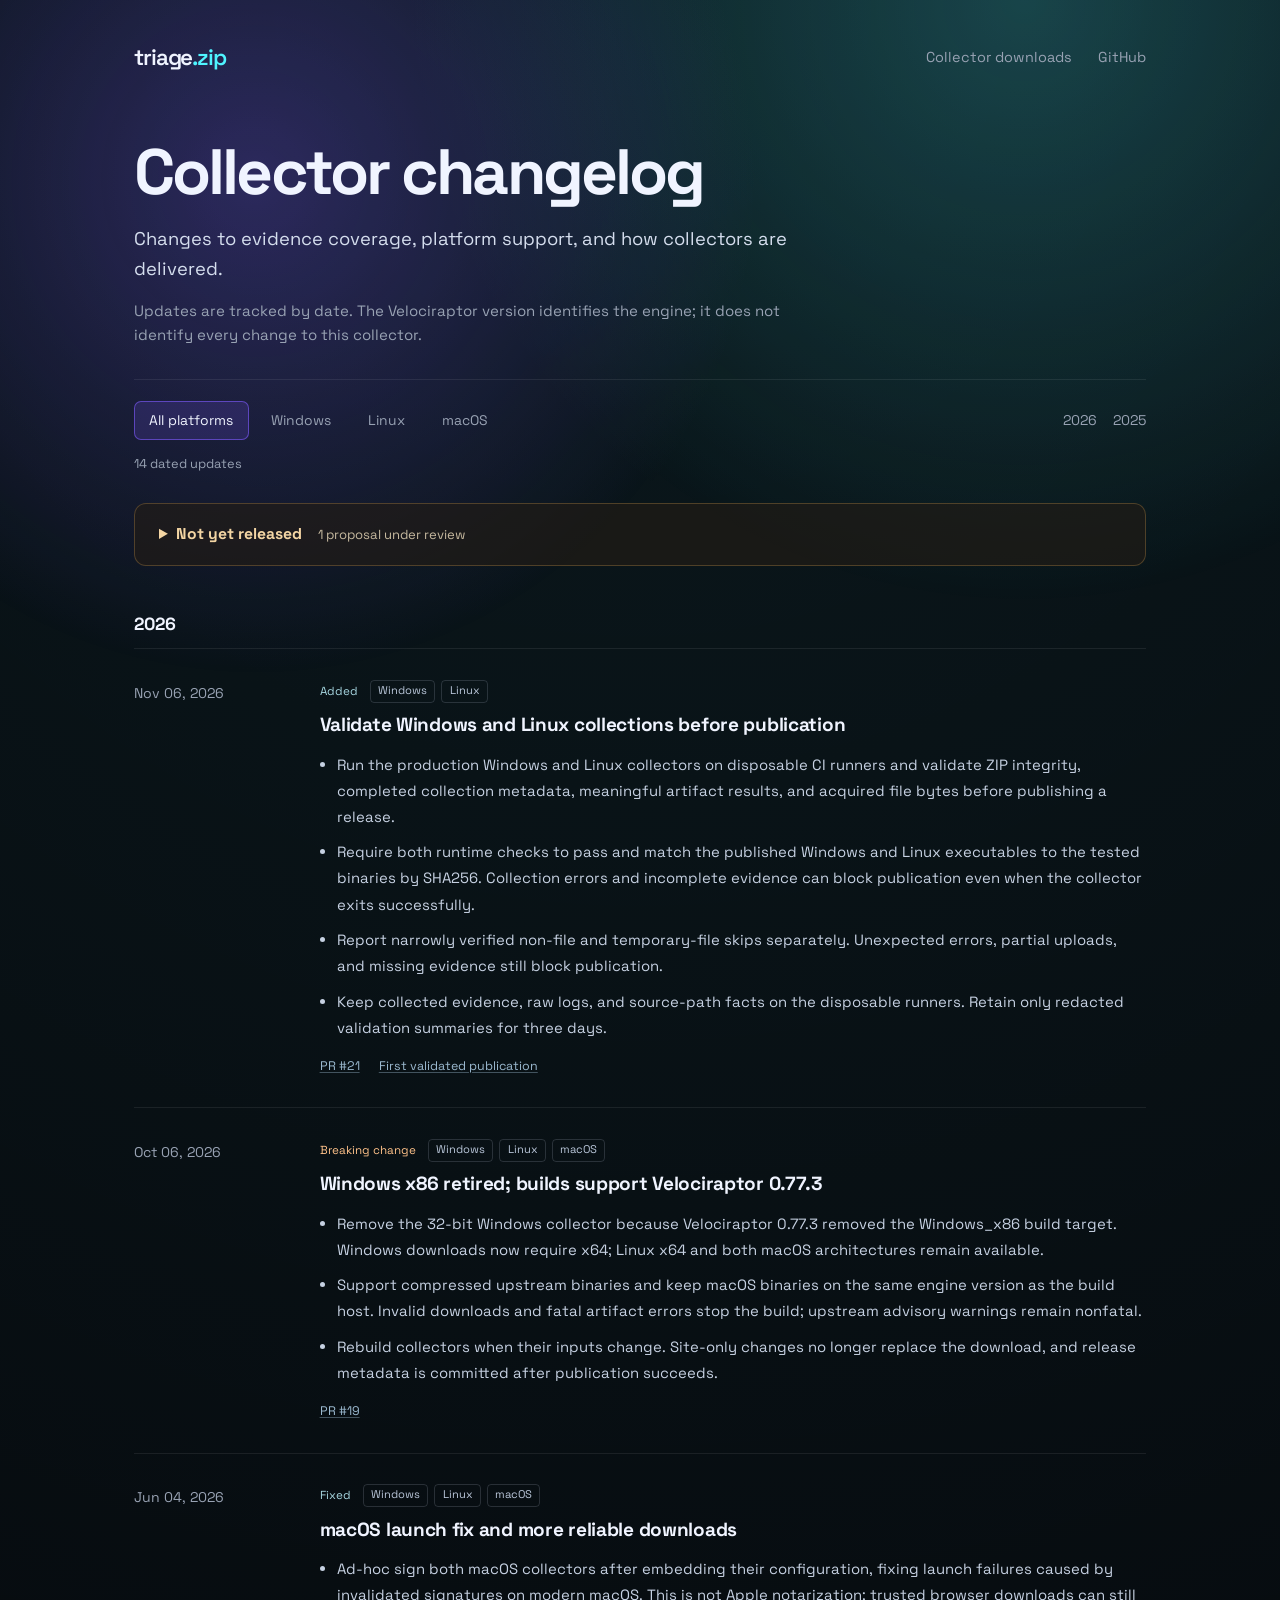
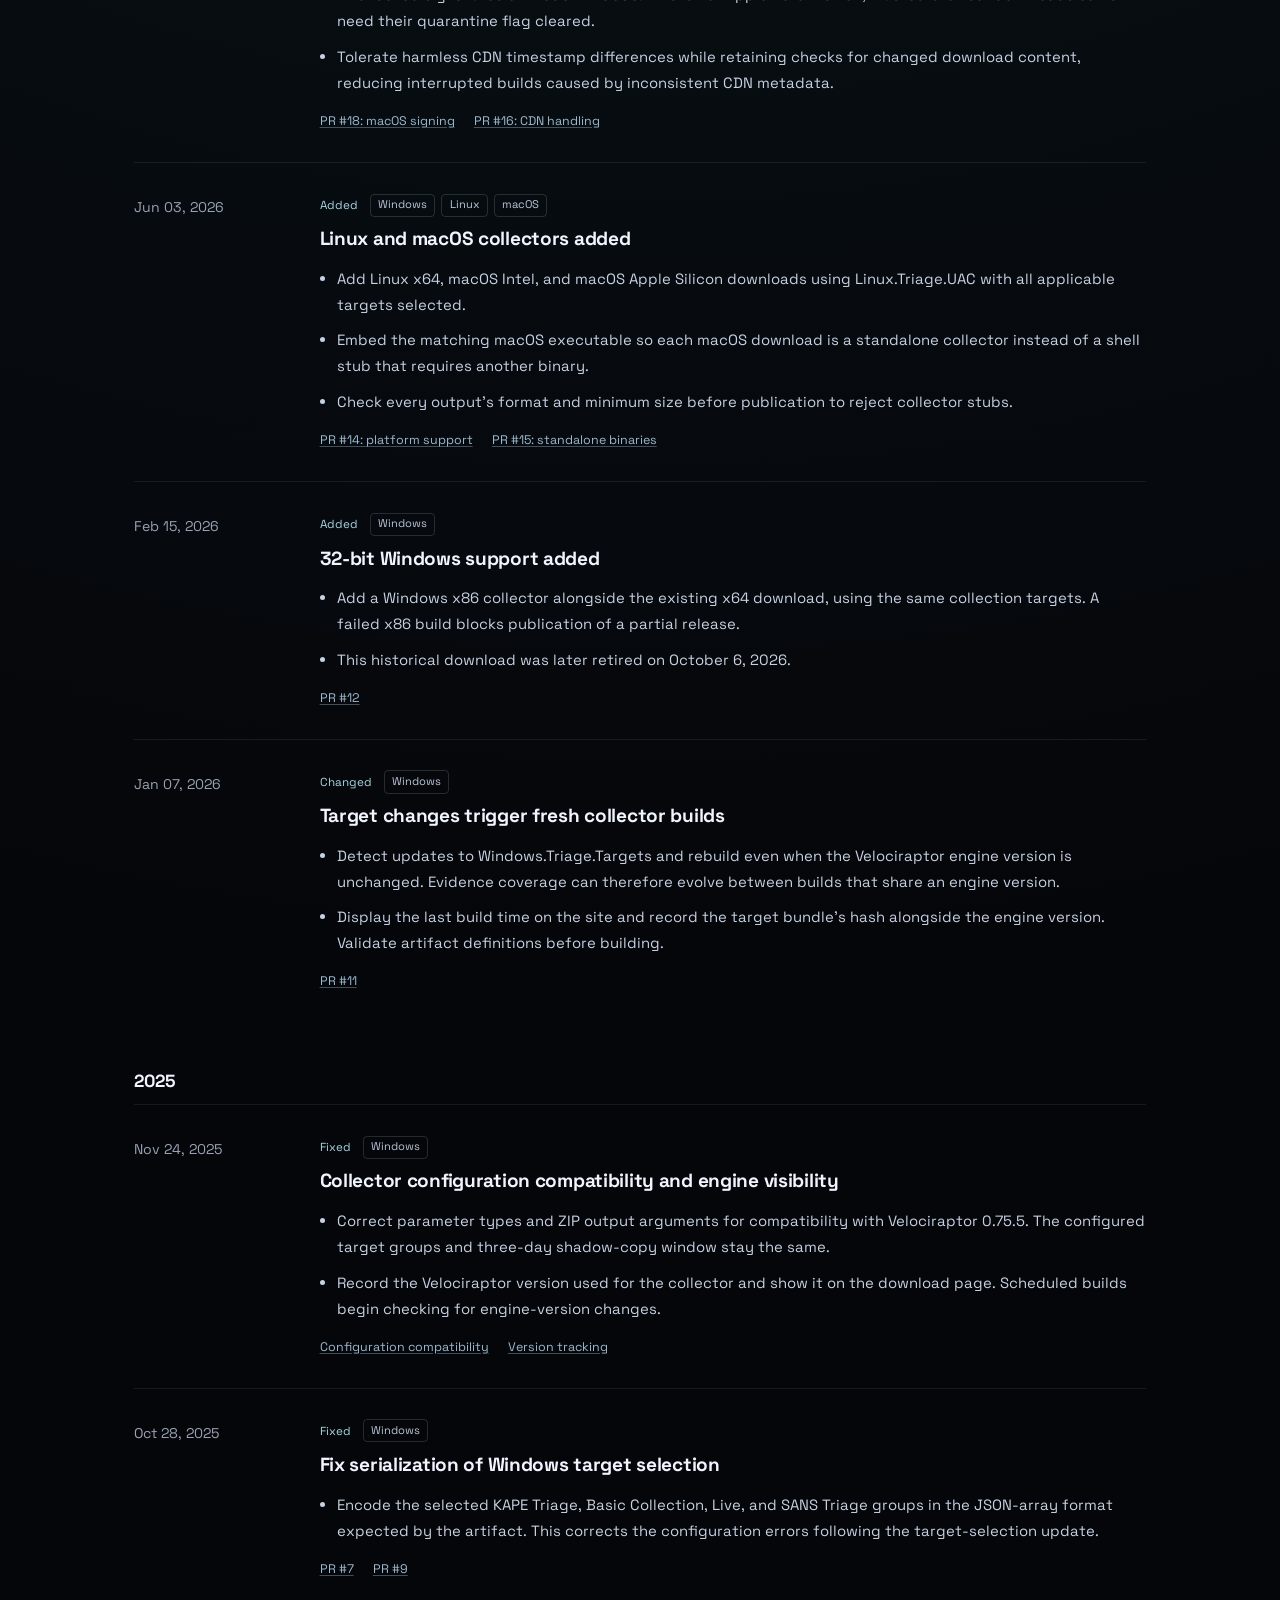
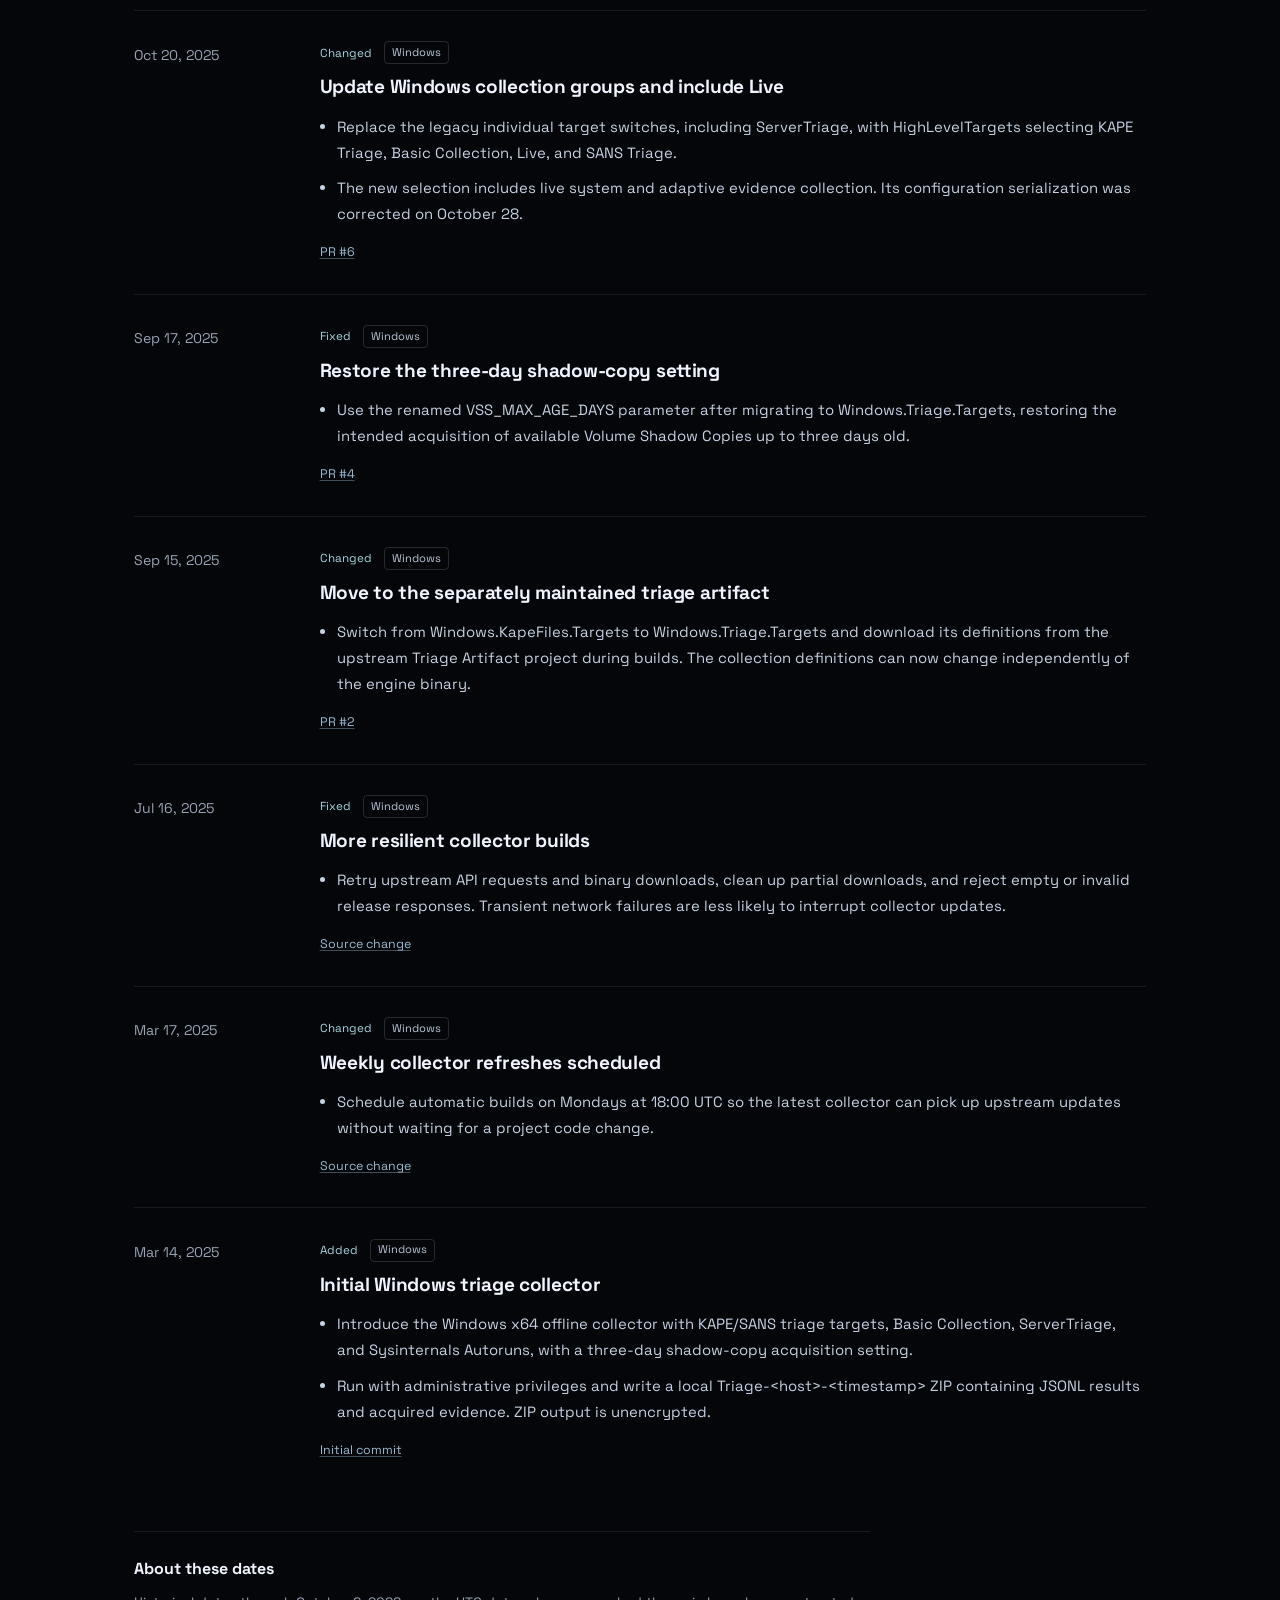
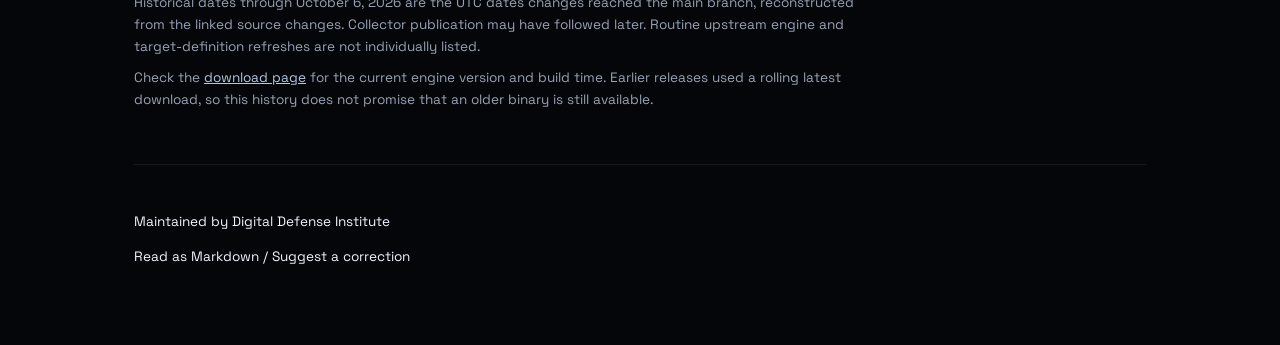
<file: changelog.html>
<!DOCTYPE html>
<!-- Generated by site/render_changelog.py from data/changelog.json. -->
<html lang="en">
<head>
  <meta charset="UTF-8">
  <meta name="viewport" content="width=device-width, initial-scale=1.0">
  <meta name="description" content="Dated changes to triage.zip collector coverage, platform support, and release behavior.">
  <title>Collector changelog | triage.zip</title>
  <link rel="stylesheet" href="css/styles.css">
  <link rel="stylesheet" href="css/changelog.css">
</head>
<body>
  <div class="background-accent"></div>
  <div class="container changelog-container">
    <nav class="changelog-nav" aria-label="Main navigation">
      <a class="changelog-brand" href="index.html">triage<span>.zip</span></a>
      <div><a href="index.html">Collector downloads</a><a href="https://github.com/Digital-Defense-Institute/triage.zip">GitHub</a></div>
    </nav>
    <main id="main-content">
      <header class="changelog-header">
        <h1>Collector changelog</h1>
        <p class="changelog-lede">Changes to evidence coverage, platform support, and how collectors are delivered.</p>
        <p class="changelog-explainer">Updates are tracked by date. The Velociraptor version identifies the engine; it does not identify every change to this collector.</p>
      </header>
      <div class="changelog-toolbar">
        <div class="changelog-filters" role="group" aria-label="Filter changes by platform" hidden><button type="button" data-filter="all" aria-pressed="true">All platforms</button><button type="button" data-filter="windows" aria-pressed="false">Windows</button><button type="button" data-filter="linux" aria-pressed="false">Linux</button><button type="button" data-filter="macos" aria-pressed="false">macOS</button></div>
        <nav class="changelog-years" aria-label="Jump to year"><a href="#year-2026">2026</a><a href="#year-2025">2025</a></nav>
      </div>
      <p class="changelog-count" role="status" aria-live="polite">14 dated updates</p>
      <details class="change-section change-pending">
<summary><strong>Not yet released</strong><span>1 proposal under review</span></summary>
<p class="change-pending-note">These changes are not in the current downloads.</p>
<article class="change-entry change-proposed" id="unreleased-windows-evidence" data-platforms="windows" data-dated="false">
  <div class="change-date"><span>Not yet released</span></div>
  <div class="change-body">
    <div class="change-tags"><span class="change-kind">Proposed</span><span class="change-platform">Windows</span></div>
    <h3><a class="change-permalink" href="#unreleased-windows-evidence">Parsed Windows evidence and download attribution</a></h3>
    <ul><li>Add parsed SRUM, BAM, UserAssist, AppCompatCache, and Amcache results alongside the raw evidence already collected.</li><li>Preserve raw Zone.Identifier streams under user profiles, with a 20-directory recursion limit and a 64 KiB per-stream size selection limit. The stream&#x27;s parent file is not acquired by this pass.</li><li>Hosted Windows tests found small warm-run parser overhead; first-collection timings varied substantially between runners. Workstation impact remains workload-dependent. Broader staging-file acquisition and ListSync/Search exclusions are separate follow-ups awaiting upstream support.</li></ul>
    <div class="change-sources" aria-label="Sources"><a href="https://github.com/Digital-Defense-Institute/triage.zip/issues/20">Issue #20</a><a href="https://github.com/Digital-Defense-Institute/triage.zip/pull/23">PR #23 (open)</a></div>
  </div>
</article>
</details>
<section class="change-section change-year" id="year-2026" aria-labelledby="heading-2026"><h2 class="change-year-heading" id="heading-2026">2026</h2>
<article class="change-entry" id="2026-11-06-collection-validation" data-platforms="windows linux" data-dated="true">
  <div class="change-date"><time datetime="2026-11-06">Nov 06, 2026</time></div>
  <div class="change-body">
    <div class="change-tags"><span class="change-kind">Added</span><span class="change-platform">Windows</span><span class="change-platform">Linux</span></div>
    <h3><a class="change-permalink" href="#2026-11-06-collection-validation">Validate Windows and Linux collections before publication</a></h3>
    <ul><li>Run the production Windows and Linux collectors on disposable CI runners and validate ZIP integrity, completed collection metadata, meaningful artifact results, and acquired file bytes before publishing a release.</li><li>Require both runtime checks to pass and match the published Windows and Linux executables to the tested binaries by SHA256. Collection errors and incomplete evidence can block publication even when the collector exits successfully.</li><li>Report narrowly verified non-file and temporary-file skips separately. Unexpected errors, partial uploads, and missing evidence still block publication.</li><li>Keep collected evidence, raw logs, and source-path facts on the disposable runners. Retain only redacted validation summaries for three days.</li></ul>
    <div class="change-sources" aria-label="Sources"><a href="https://github.com/Digital-Defense-Institute/triage.zip/pull/21">PR #21</a><a href="https://github.com/Digital-Defense-Institute/triage.zip/actions/runs/42257200819">First validated publication</a></div>
  </div>
</article>
<article class="change-entry" id="2026-10-06-windows-x86-retired" data-platforms="windows linux macos" data-dated="true">
  <div class="change-date"><time datetime="2026-10-06">Oct 06, 2026</time></div>
  <div class="change-body">
    <div class="change-tags"><span class="change-kind change-breaking">Breaking change</span><span class="change-platform">Windows</span><span class="change-platform">Linux</span><span class="change-platform">macOS</span></div>
    <h3><a class="change-permalink" href="#2026-10-06-windows-x86-retired">Windows x86 retired; builds support Velociraptor 0.77.3</a></h3>
    <ul><li>Remove the 32-bit Windows collector because Velociraptor 0.77.3 removed the Windows_x86 build target. Windows downloads now require x64; Linux x64 and both macOS architectures remain available.</li><li>Support compressed upstream binaries and keep macOS binaries on the same engine version as the build host. Invalid downloads and fatal artifact errors stop the build; upstream advisory warnings remain nonfatal.</li><li>Rebuild collectors when their inputs change. Site-only changes no longer replace the download, and release metadata is committed after publication succeeds.</li></ul>
    <div class="change-sources" aria-label="Sources"><a href="https://github.com/Digital-Defense-Institute/triage.zip/pull/19">PR #19</a></div>
  </div>
</article>
<article class="change-entry" id="2026-06-04-macos-signing" data-platforms="windows linux macos" data-dated="true">
  <div class="change-date"><time datetime="2026-06-04">Jun 04, 2026</time></div>
  <div class="change-body">
    <div class="change-tags"><span class="change-kind">Fixed</span><span class="change-platform">Windows</span><span class="change-platform">Linux</span><span class="change-platform">macOS</span></div>
    <h3><a class="change-permalink" href="#2026-06-04-macos-signing">macOS launch fix and more reliable downloads</a></h3>
    <ul><li>Ad-hoc sign both macOS collectors after embedding their configuration, fixing launch failures caused by invalidated signatures on modern macOS. This is not Apple notarization; trusted browser downloads can still need their quarantine flag cleared.</li><li>Tolerate harmless CDN timestamp differences while retaining checks for changed download content, reducing interrupted builds caused by inconsistent CDN metadata.</li></ul>
    <div class="change-sources" aria-label="Sources"><a href="https://github.com/Digital-Defense-Institute/triage.zip/pull/18">PR #18: macOS signing</a><a href="https://github.com/Digital-Defense-Institute/triage.zip/pull/16">PR #16: CDN handling</a></div>
  </div>
</article>
<article class="change-entry" id="2026-06-03-linux-macos" data-platforms="windows linux macos" data-dated="true">
  <div class="change-date"><time datetime="2026-06-03">Jun 03, 2026</time></div>
  <div class="change-body">
    <div class="change-tags"><span class="change-kind">Added</span><span class="change-platform">Windows</span><span class="change-platform">Linux</span><span class="change-platform">macOS</span></div>
    <h3><a class="change-permalink" href="#2026-06-03-linux-macos">Linux and macOS collectors added</a></h3>
    <ul><li>Add Linux x64, macOS Intel, and macOS Apple Silicon downloads using Linux.Triage.UAC with all applicable targets selected.</li><li>Embed the matching macOS executable so each macOS download is a standalone collector instead of a shell stub that requires another binary.</li><li>Check every output&#x27;s format and minimum size before publication to reject collector stubs.</li></ul>
    <div class="change-sources" aria-label="Sources"><a href="https://github.com/Digital-Defense-Institute/triage.zip/pull/14">PR #14: platform support</a><a href="https://github.com/Digital-Defense-Institute/triage.zip/pull/15">PR #15: standalone binaries</a></div>
  </div>
</article>
<article class="change-entry" id="2026-02-15-windows-x86" data-platforms="windows" data-dated="true">
  <div class="change-date"><time datetime="2026-02-15">Feb 15, 2026</time></div>
  <div class="change-body">
    <div class="change-tags"><span class="change-kind">Added</span><span class="change-platform">Windows</span></div>
    <h3><a class="change-permalink" href="#2026-02-15-windows-x86">32-bit Windows support added</a></h3>
    <ul><li>Add a Windows x86 collector alongside the existing x64 download, using the same collection targets. A failed x86 build blocks publication of a partial release.</li><li>This historical download was later retired on October 6, 2026.</li></ul>
    <div class="change-sources" aria-label="Sources"><a href="https://github.com/Digital-Defense-Institute/triage.zip/pull/12">PR #12</a></div>
  </div>
</article>
<article class="change-entry" id="2026-01-07-target-refreshes" data-platforms="windows" data-dated="true">
  <div class="change-date"><time datetime="2026-01-07">Jan 07, 2026</time></div>
  <div class="change-body">
    <div class="change-tags"><span class="change-kind">Changed</span><span class="change-platform">Windows</span></div>
    <h3><a class="change-permalink" href="#2026-01-07-target-refreshes">Target changes trigger fresh collector builds</a></h3>
    <ul><li>Detect updates to Windows.Triage.Targets and rebuild even when the Velociraptor engine version is unchanged. Evidence coverage can therefore evolve between builds that share an engine version.</li><li>Display the last build time on the site and record the target bundle&#x27;s hash alongside the engine version. Validate artifact definitions before building.</li></ul>
    <div class="change-sources" aria-label="Sources"><a href="https://github.com/Digital-Defense-Institute/triage.zip/pull/11">PR #11</a></div>
  </div>
</article>
</section>
<section class="change-section change-year" id="year-2025" aria-labelledby="heading-2025"><h2 class="change-year-heading" id="heading-2025">2025</h2>
<article class="change-entry" id="2025-11-24-build-compatibility" data-platforms="windows" data-dated="true">
  <div class="change-date"><time datetime="2025-11-24">Nov 24, 2025</time></div>
  <div class="change-body">
    <div class="change-tags"><span class="change-kind">Fixed</span><span class="change-platform">Windows</span></div>
    <h3><a class="change-permalink" href="#2025-11-24-build-compatibility">Collector configuration compatibility and engine visibility</a></h3>
    <ul><li>Correct parameter types and ZIP output arguments for compatibility with Velociraptor 0.75.5. The configured target groups and three-day shadow-copy window stay the same.</li><li>Record the Velociraptor version used for the collector and show it on the download page. Scheduled builds begin checking for engine-version changes.</li></ul>
    <div class="change-sources" aria-label="Sources"><a href="https://github.com/Digital-Defense-Institute/triage.zip/commit/87ef627">Configuration compatibility</a><a href="https://github.com/Digital-Defense-Institute/triage.zip/commit/8bf50c9">Version tracking</a></div>
  </div>
</article>
<article class="change-entry" id="2025-10-28-target-serialization" data-platforms="windows" data-dated="true">
  <div class="change-date"><time datetime="2025-10-28">Oct 28, 2025</time></div>
  <div class="change-body">
    <div class="change-tags"><span class="change-kind">Fixed</span><span class="change-platform">Windows</span></div>
    <h3><a class="change-permalink" href="#2025-10-28-target-serialization">Fix serialization of Windows target selection</a></h3>
    <ul><li>Encode the selected KAPE Triage, Basic Collection, Live, and SANS Triage groups in the JSON-array format expected by the artifact. This corrects the configuration errors following the target-selection update.</li></ul>
    <div class="change-sources" aria-label="Sources"><a href="https://github.com/Digital-Defense-Institute/triage.zip/pull/7">PR #7</a><a href="https://github.com/Digital-Defense-Institute/triage.zip/pull/9">PR #9</a></div>
  </div>
</article>
<article class="change-entry" id="2025-10-20-windows-live" data-platforms="windows" data-dated="true">
  <div class="change-date"><time datetime="2025-10-20">Oct 20, 2025</time></div>
  <div class="change-body">
    <div class="change-tags"><span class="change-kind">Changed</span><span class="change-platform">Windows</span></div>
    <h3><a class="change-permalink" href="#2025-10-20-windows-live">Update Windows collection groups and include Live</a></h3>
    <ul><li>Replace the legacy individual target switches, including ServerTriage, with HighLevelTargets selecting KAPE Triage, Basic Collection, Live, and SANS Triage.</li><li>The new selection includes live system and adaptive evidence collection. Its configuration serialization was corrected on October 28.</li></ul>
    <div class="change-sources" aria-label="Sources"><a href="https://github.com/Digital-Defense-Institute/triage.zip/pull/6">PR #6</a></div>
  </div>
</article>
<article class="change-entry" id="2025-09-17-shadow-copies" data-platforms="windows" data-dated="true">
  <div class="change-date"><time datetime="2025-09-17">Sep 17, 2025</time></div>
  <div class="change-body">
    <div class="change-tags"><span class="change-kind">Fixed</span><span class="change-platform">Windows</span></div>
    <h3><a class="change-permalink" href="#2025-09-17-shadow-copies">Restore the three-day shadow-copy setting</a></h3>
    <ul><li>Use the renamed VSS_MAX_AGE_DAYS parameter after migrating to Windows.Triage.Targets, restoring the intended acquisition of available Volume Shadow Copies up to three days old.</li></ul>
    <div class="change-sources" aria-label="Sources"><a href="https://github.com/Digital-Defense-Institute/triage.zip/pull/4">PR #4</a></div>
  </div>
</article>
<article class="change-entry" id="2025-09-15-triage-targets" data-platforms="windows" data-dated="true">
  <div class="change-date"><time datetime="2025-09-15">Sep 15, 2025</time></div>
  <div class="change-body">
    <div class="change-tags"><span class="change-kind">Changed</span><span class="change-platform">Windows</span></div>
    <h3><a class="change-permalink" href="#2025-09-15-triage-targets">Move to the separately maintained triage artifact</a></h3>
    <ul><li>Switch from Windows.KapeFiles.Targets to Windows.Triage.Targets and download its definitions from the upstream Triage Artifact project during builds. The collection definitions can now change independently of the engine binary.</li></ul>
    <div class="change-sources" aria-label="Sources"><a href="https://github.com/Digital-Defense-Institute/triage.zip/pull/2">PR #2</a></div>
  </div>
</article>
<article class="change-entry" id="2025-07-16-download-retries" data-platforms="windows" data-dated="true">
  <div class="change-date"><time datetime="2025-07-16">Jul 16, 2025</time></div>
  <div class="change-body">
    <div class="change-tags"><span class="change-kind">Fixed</span><span class="change-platform">Windows</span></div>
    <h3><a class="change-permalink" href="#2025-07-16-download-retries">More resilient collector builds</a></h3>
    <ul><li>Retry upstream API requests and binary downloads, clean up partial downloads, and reject empty or invalid release responses. Transient network failures are less likely to interrupt collector updates.</li></ul>
    <div class="change-sources" aria-label="Sources"><a href="https://github.com/Digital-Defense-Institute/triage.zip/commit/dd1fe32">Source change</a></div>
  </div>
</article>
<article class="change-entry" id="2025-03-17-scheduled-builds" data-platforms="windows" data-dated="true">
  <div class="change-date"><time datetime="2025-03-17">Mar 17, 2025</time></div>
  <div class="change-body">
    <div class="change-tags"><span class="change-kind">Changed</span><span class="change-platform">Windows</span></div>
    <h3><a class="change-permalink" href="#2025-03-17-scheduled-builds">Weekly collector refreshes scheduled</a></h3>
    <ul><li>Schedule automatic builds on Mondays at 18:00 UTC so the latest collector can pick up upstream updates without waiting for a project code change.</li></ul>
    <div class="change-sources" aria-label="Sources"><a href="https://github.com/Digital-Defense-Institute/triage.zip/commit/b34e7cb">Source change</a></div>
  </div>
</article>
<article class="change-entry" id="2025-03-14-initial-collector" data-platforms="windows" data-dated="true">
  <div class="change-date"><time datetime="2025-03-14">Mar 14, 2025</time></div>
  <div class="change-body">
    <div class="change-tags"><span class="change-kind">Added</span><span class="change-platform">Windows</span></div>
    <h3><a class="change-permalink" href="#2025-03-14-initial-collector">Initial Windows triage collector</a></h3>
    <ul><li>Introduce the Windows x64 offline collector with KAPE/SANS triage targets, Basic Collection, ServerTriage, and Sysinternals Autoruns, with a three-day shadow-copy acquisition setting.</li><li>Run with administrative privileges and write a local Triage-&lt;host&gt;-&lt;timestamp&gt; ZIP containing JSONL results and acquired evidence. ZIP output is unencrypted.</li></ul>
    <div class="change-sources" aria-label="Sources"><a href="https://github.com/Digital-Defense-Institute/triage.zip/commit/fdd9457">Initial commit</a></div>
  </div>
</article>
</section>
      <aside class="changelog-history-note" aria-label="About this history">
        <h2>About these dates</h2>
        <p>Historical dates through October 6, 2026 are the UTC dates changes reached the main branch, reconstructed from the linked source changes. Collector publication may have followed later. Routine upstream engine and target-definition refreshes are not individually listed.</p>
        <p>Check the <a href="index.html">download page</a> for the current engine version and build time. Earlier releases used a rolling latest download, so this history does not promise that an older binary is still available.</p>
      </aside>
    </main>
    <footer><p>Maintained by <a href="https://digitaldefenseinstitute.com/">Digital Defense Institute</a></p><p><a href="CHANGELOG.md">Read as Markdown</a> <span aria-hidden="true">/</span> <a href="https://github.com/Digital-Defense-Institute/triage.zip/issues/new/choose">Suggest a correction</a></p></footer>
  </div>
  <script src="js/changelog.js" defer></script>
</body>
</html>
</file>
<file: css/styles.css>
@import url('https://fonts.googleapis.com/css2?family=Space+Grotesk:wght@400;500;600&display=swap');

:root {
    --bg: #05060a;
    --bg-alt: #0d1117;
    --surface: #101827;
    --surface-light: #152238;
    --card-border: rgba(255, 255, 255, 0.08);
    --text: #f0f4ff;
    --muted: #98a2b3;
    --primary: #7f5bff;
    --primary-accent: #4ff4ff;
    --shadow: 0 25px 60px rgba(5, 6, 10, 0.55);
}

* {
    box-sizing: border-box;
}

body {
    font-family: 'Space Grotesk', system-ui, -apple-system, BlinkMacSystemFont, 'Segoe UI', sans-serif;
    margin: 0;
    min-height: 100vh;
    background: radial-gradient(circle at top, rgba(79, 244, 255, 0.08), transparent 50%), var(--bg);
    color: var(--text);
    line-height: 1.6;
    position: relative;
}

.background-accent {
    position: fixed;
    inset: 0;
    background: radial-gradient(circle at 20% 20%, rgba(127, 91, 255, 0.35), transparent 40%),
                radial-gradient(circle at 80% 0%, rgba(79, 244, 255, 0.25), transparent 45%);
    pointer-events: none;
    opacity: 0.85;
}

.container {
    position: relative;
    max-width: 1100px;
    margin: 0 auto;
    padding: 3.5rem 1.5rem 4rem;
    z-index: 1;
}

.hero {
    display: grid;
    grid-template-columns: minmax(0, 2fr) minmax(250px, 1fr);
    gap: 3rem;
    padding: 3.5rem;
    background: linear-gradient(160deg, rgba(28, 45, 92, 0.9), rgba(6, 6, 14, 0.92));
    border: 1px solid var(--card-border);
    border-radius: 28px;
    box-shadow: var(--shadow);
    backdrop-filter: blur(24px);
}

.hero-left {
    display: flex;
    flex-direction: column;
}

.hero-left h1 {
    font-size: clamp(2.8rem, 5vw, 3.8rem);
    margin: 0.3rem 0 0.8rem;
    letter-spacing: -0.02em;
}

.eyebrow {
    text-transform: uppercase;
    letter-spacing: 0.25em;
    color: var(--primary-accent);
    font-size: 0.85rem;
    margin: 0;
}

.eyebrow-highlight {
    color: var(--text);
    font-weight: 600;
    letter-spacing: 0.05em;
}

.eyebrow a {
    color: inherit;
    text-decoration: none;
    border-bottom: 1px solid transparent;
}

.eyebrow a:hover {
    border-color: currentColor;
}

.lede {
    font-size: 1.2rem;
    color: var(--muted);
    max-width: 520px;
    margin-bottom: 2rem;
}

/* ── Platform download tiles ── */

.hero-actions {
    display: flex;
    flex-direction: column;
    gap: 1rem;
    margin-bottom: 2rem;
}

.platform-downloads {
    display: flex;
    flex-wrap: wrap;
    gap: 0.6rem;
}

.collector-links {
    display: flex;
    flex-wrap: wrap;
    gap: 0.75rem;
}

.collector-links .button {
    flex: 1 1 180px;
    padding: 0.8rem 1rem;
    font-size: 0.9rem;
}

.collector-links a:focus-visible {
    outline: 2px solid var(--primary-accent);
    outline-offset: 4px;
}

.platform-group {
    display: flex;
    align-items: center;
    gap: 0.75rem;
    padding: 0.7rem 1.1rem;
    border-radius: 14px;
    border: 1px solid rgba(255, 255, 255, 0.12);
    background: rgba(255, 255, 255, 0.04);
    text-decoration: none;
    color: var(--text);
    transition: border-color 0.2s ease, background 0.2s ease, transform 0.2s ease;
    cursor: pointer;
}

.platform-group:hover {
    border-color: var(--primary-accent);
    background: rgba(79, 244, 255, 0.06);
    transform: translateY(-1px);
}

.platform-icon {
    width: 32px;
    height: 32px;
    border-radius: 8px;
    background: rgba(127, 91, 255, 0.2);
    display: flex;
    align-items: center;
    justify-content: center;
    font-size: 1rem;
    color: var(--primary-accent);
    flex-shrink: 0;
}

.platform-info {
    display: flex;
    flex-direction: column;
    line-height: 1.3;
}

.platform-info strong {
    font-size: 0.9rem;
    font-weight: 600;
}

.platform-info span {
    font-size: 0.75rem;
    color: var(--muted);
    text-transform: uppercase;
    letter-spacing: 0.1em;
}

/* ── Platform badges ── */

.platform-badges {
    display: flex;
    flex-wrap: wrap;
    gap: 0.5rem;
    margin-top: 0.5rem;
}

.platform-badge {
    display: inline-flex;
    align-items: center;
    gap: 0.4rem;
    padding: 0.35rem 0.7rem;
    border-radius: 8px;
    background: rgba(127, 91, 255, 0.12);
    border: 1px solid rgba(127, 91, 255, 0.25);
    font-size: 0.85rem;
    font-weight: 500;
    color: var(--text);
}

.platform-badge i {
    color: var(--primary-accent);
    font-size: 0.8rem;
}

/* ── Hero right / status ── */

.hero-right {
    display: flex;
    align-items: center;
    justify-content: center;
}

.button {
    display: inline-flex;
    align-items: center;
    justify-content: center;
    padding: 0.95rem 1.75rem;
    border-radius: 999px;
    border: 1px solid transparent;
    font-weight: 600;
    text-decoration: none;
    color: var(--text);
    transition: transform 0.2s ease, box-shadow 0.2s ease, border-color 0.2s ease;
}

.button.primary {
    background: linear-gradient(120deg, var(--primary), #6040dd);
    box-shadow: 0 15px 30px rgba(127, 91, 255, 0.35);
}

.button.secondary {
    background: transparent;
    border-color: rgba(255, 255, 255, 0.4);
}

.button.ghost {
    border-color: rgba(255, 255, 255, 0.25);
    background: rgba(255, 255, 255, 0.04);
}

.button:hover {
    transform: translateY(-2px);
    box-shadow: 0 20px 35px rgba(0, 0, 0, 0.45);
}

.status-card {
    background: var(--surface);
    border-radius: 20px;
    padding: 1.75rem;
    border: 1px solid var(--card-border);
    box-shadow: var(--shadow);
    text-align: left;
    display: flex;
    flex-direction: column;
    gap: 0.75rem;
    align-self: center;
}

.status-card img {
    width: 100%;
    border-radius: 12px;
    align-self: stretch;
    display: block;
}

.hero-details {
    display: grid;
    grid-template-columns: repeat(auto-fit, minmax(180px, 1fr));
    gap: 1.5rem;
    margin: 1.75rem 0 2.5rem;
}

.detail-card {
    padding: 1.25rem 1.5rem;
    border-radius: 18px;
    border: 1px solid var(--card-border);
    background: rgba(10, 12, 24, 0.85);
    box-shadow: var(--shadow);
}

.detail-card span {
    display: block;
    font-size: 0.8rem;
    text-transform: uppercase;
    letter-spacing: 0.2em;
    color: var(--muted);
}

.detail-card p {
    margin: 0.35rem 0 0;
    font-size: 1.2rem;
    font-weight: 600;
}

.version-card span {
    letter-spacing: 0.18em;
}

.version-pill {
    display: inline-flex;
    align-items: center;
    justify-content: flex-start;
    width: 100%;
    padding: 0.55rem 0.9rem;
    border-radius: 12px;
    border: 1px solid rgba(79, 244, 255, 0.4);
    background: rgba(79, 244, 255, 0.08);
    color: var(--text);
    font-size: 1rem;
    letter-spacing: 0.15em;
}

.build-meta {
    display: block;
    margin-top: 0.65rem;
    padding-top: 0.65rem;
    border-top: 1px solid rgba(255, 255, 255, 0.08);
    font-size: 0.75rem;
    color: var(--muted);
    font-weight: 500;
    letter-spacing: 0.02em;
}

.status-label {
    text-transform: uppercase;
    letter-spacing: 0.2em;
    font-size: 0.8rem;
    color: var(--muted);
    margin: 0;
}

.status-note {
    font-size: 0.9rem;
    color: var(--muted);
    margin: 0;
}

.cards-container {
    display: grid;
    grid-template-columns: repeat(auto-fit, minmax(280px, 1fr));
    align-items: start;
    gap: 1.5rem;
    margin: 3rem 0 2rem;
}

.card {
    background: var(--surface-light);
    border-radius: 22px;
    padding: 2rem;
    border: 1px solid var(--card-border);
    box-shadow: var(--shadow);
}

.card h2 {
    margin-top: 0;
    font-size: 1.3rem;
}

.card ul {
    list-style: none;
    padding: 0;
    margin: 1rem 0 1.5rem;
}

.card li {
    display: grid;
    grid-template-columns: auto 1fr;
    align-items: center;
    gap: 0.75rem;
    padding: 0.65rem 0;
    border-bottom: 1px solid rgba(255, 255, 255, 0.06);
}

.link-label {
    font-size: 0.75rem;
    letter-spacing: 0.2em;
    text-transform: uppercase;
    color: var(--primary-accent);
    border: 1px solid rgba(79, 244, 255, 0.3);
    padding: 0.15rem 0.5rem;
    border-radius: 999px;
}

.card a {
    color: var(--text);
    text-decoration: none;
    border-bottom: 1px solid transparent;
}

.card a:hover {
    border-color: var(--primary-accent);
}

.muted {
    color: var(--muted);
}

/* ── Artifact tabs (CSS-only) ── */

.artifact-tabs {
    margin-top: 1rem;
}

.artifact-tabs input[type="radio"] {
    position: absolute;
    opacity: 0;
    pointer-events: none;
}

.artifact-tabs label {
    display: inline-flex;
    align-items: center;
    gap: 0.4rem;
    padding: 0.55rem 1rem;
    border-radius: 10px 10px 0 0;
    font-size: 0.85rem;
    font-weight: 600;
    color: var(--muted);
    cursor: pointer;
    border: 1px solid transparent;
    border-bottom: none;
    background: transparent;
    transition: color 0.2s ease, background 0.2s ease;
}

.artifact-tabs label:hover {
    color: var(--text);
}

.artifact-tabs input[type="radio"]:checked + label {
    color: var(--primary-accent);
    background: rgba(79, 244, 255, 0.06);
    border-color: var(--card-border);
}

.tab-panel {
    display: none;
    border-top: 1px solid var(--card-border);
    padding-top: 0.5rem;
}

#tab-windows:checked ~ #panel-windows,
#tab-linux:checked ~ #panel-linux,
#tab-macos:checked ~ #panel-macos,
#howto-windows:checked ~ #howto-panel-windows,
#howto-linux:checked ~ #howto-panel-linux,
#howto-macos:checked ~ #howto-panel-macos {
    display: block;
}

/* ── Instructions ── */

.instructions .steps {
    list-style: none;
    padding: 0;
    margin: 1rem 0 0;
    display: flex;
    flex-direction: column;
    gap: 1rem;
}

.instructions .steps li {
    display: flex;
    gap: 1rem;
    align-items: flex-start;
    padding-bottom: 1rem;
    border-bottom: 1px solid rgba(255, 255, 255, 0.08);
}

.instructions .steps li:last-child {
    border-bottom: none;
    padding-bottom: 0;
}

.step-label {
    width: 36px;
    height: 36px;
    border-radius: 12px;
    background: rgba(127, 91, 255, 0.25);
    display: flex;
    align-items: center;
    justify-content: center;
    font-weight: 600;
    color: var(--primary-accent);
}

.instructions strong {
    font-size: 1rem;
}

.instructions p {
    margin: 0.2rem 0 0;
    color: var(--muted);
}

.tip {
    margin-top: 1.5rem;
    padding: 0.9rem 1.1rem;
    border-radius: 14px;
    background: rgba(79, 244, 255, 0.08);
    border: 1px solid rgba(79, 244, 255, 0.3);
    font-size: 0.95rem;
}

.slim-tip {
    padding: 0.7rem 0.9rem;
    font-size: 0.9rem;
}

.instructions p code {
    font-family: ui-monospace, SFMono-Regular, 'SF Mono', Menlo, Consolas, monospace;
    font-size: 0.85em;
    color: #cfe9ee;
    background: rgba(79, 244, 255, 0.08);
    padding: 0.05rem 0.35rem;
    border-radius: 5px;
    word-break: break-word;
}

.cmd {
    display: block;
    margin-top: 0.7rem;
    padding: 0.6rem 0.75rem;
    border-radius: 10px;
    background: rgba(2, 6, 16, 0.55);
    border: 1px solid rgba(79, 244, 255, 0.18);
    color: #cfe9ee;
    font-family: ui-monospace, SFMono-Regular, 'SF Mono', Menlo, Consolas, monospace;
    font-size: 0.82rem;
    line-height: 1.5;
    white-space: pre-wrap;
    word-break: break-word;
    overflow-x: auto;
    user-select: all;
}

.features {
    display: grid;
    grid-template-columns: repeat(auto-fit, minmax(220px, 1fr));
    gap: 1.5rem;
    margin-bottom: 3rem;
}

.feature-card {
    padding: 1.8rem;
    background: rgba(10, 13, 28, 0.85);
    border: 1px solid var(--card-border);
    border-radius: 20px;
    box-shadow: var(--shadow);
}

.icon-circle {
    width: 48px;
    height: 48px;
    border-radius: 16px;
    background: rgba(127, 91, 255, 0.15);
    display: flex;
    align-items: center;
    justify-content: center;
    color: var(--primary-accent);
    font-size: 1.1rem;
    margin-bottom: 1rem;
}

.cta {
    margin-top: 2rem;
    padding: 2rem 2.5rem;
    border-radius: 22px;
    border: 1px solid var(--card-border);
    background: linear-gradient(140deg, rgba(127, 91, 255, 0.2), rgba(79, 244, 255, 0.15));
    display: flex;
    align-items: center;
    justify-content: space-between;
    gap: 2rem;
    flex-wrap: wrap;
}

.course-cta {
    margin-top: 1.5rem;
    padding: 2rem 2.5rem;
    border-radius: 22px;
    border: 1px solid var(--card-border);
    background: rgba(8, 12, 28, 0.85);
    display: flex;
    align-items: center;
    justify-content: space-between;
    gap: 2rem;
    flex-wrap: wrap;
    box-shadow: var(--shadow);
}

.noscript-warning {
    margin: 1.5rem auto 0;
    max-width: 640px;
    padding: 0.9rem 1.2rem;
    border-radius: 16px;
    background: rgba(255, 193, 59, 0.15);
    border: 1px solid rgba(255, 193, 59, 0.4);
    color: #ffe5b4;
    text-align: center;
    font-size: 0.9rem;
}
footer {
    text-align: center;
    margin-top: 3rem;
    border-top: 1px solid rgba(255, 255, 255, 0.08);
    padding-top: 2rem;
    font-size: 0.95rem;
}

footer .fa-heart {
    color: var(--primary-accent);
}

footer a {
    color: var(--text);
    text-decoration: none;
    border-bottom: 1px solid transparent;
}

footer a:hover {
    color: var(--primary-accent);
    border-color: var(--primary-accent);
}

.social-icons {
    margin-top: 1rem;
}

.social-icons a {
    margin: 0 0.45rem;
    color: var(--text);
    opacity: 0.8;
    transition: opacity 0.2s ease, transform 0.2s ease;
}

.social-icons a:hover {
    opacity: 1;
    transform: translateY(-2px);
    color: var(--primary-accent);
}

@media (max-width: 768px) {
    .hero {
        grid-template-columns: 1fr;
        padding: 2.5rem;
    }
}
</file>
<file: css/changelog.css>
.changelog-container { max-width: 1060px; padding-top: 1.75rem; }
.changelog-nav { display: flex; align-items: center; justify-content: space-between; gap: 1rem; padding: .75rem 0 2.8rem; }
.changelog-nav a { color: var(--muted); text-decoration: none; font-size: .9rem; }
.changelog-nav > div { display: flex; gap: 1.65rem; }
.changelog-nav .changelog-brand { color: var(--text); font-size: 1.4rem; font-weight: 600; letter-spacing: -.05em; }
.changelog-brand span { color: var(--primary-accent); }
.changelog-nav a:hover, .change-permalink:hover { color: var(--primary-accent); }
.changelog-header { max-width: 760px; padding: 1rem 0 2rem; }
.changelog-header h1 { font-size: clamp(2.4rem, 6vw, 4rem); line-height: 1.12; letter-spacing: -.045em; margin: 0 0 1rem; }
.changelog-lede { font-size: 1.15rem; color: #d5deee; max-width: 42rem; margin: 0 0 1rem; }
.changelog-explainer { max-width: 43rem; color: var(--muted); font-size: .94rem; margin: 0; }
.changelog-toolbar { display: flex; justify-content: space-between; align-items: center; gap: 1rem; border-top: 1px solid var(--card-border); padding-top: 1.3rem; }
.changelog-filters { display: flex; gap: .4rem; flex-wrap: wrap; }
.changelog-filters button { font: inherit; font-size: .87rem; padding: .45rem .9rem; border: 1px solid transparent; border-radius: 7px; color: var(--muted); background: transparent; cursor: pointer; }
.changelog-filters button:hover { color: var(--text); background: rgba(255,255,255,.05); }
.changelog-filters button[aria-pressed="true"] { color: var(--text); border-color: rgba(127,91,255,.6); background: rgba(127,91,255,.17); }
.changelog-years { display: flex; gap: 1rem; }
.changelog-years a { font-size: .88rem; text-decoration: none; color: var(--muted); }
.changelog-years a:hover { color: var(--primary-accent); }
.changelog-count { font-size: .8rem; color: var(--muted); margin: .9rem 0 1.75rem; }
.change-section { margin-bottom: 2.5rem; }
.change-pending { background: rgba(35,29,22,.65); border: 1px solid rgba(217,166,82,.28); border-radius: 12px; padding: 1.15rem 1.5rem; }
.change-pending summary { color: #f4d6a4; cursor: pointer; font-size: .98rem; }
.change-pending summary span { display: inline-block; font-size: .82rem; margin-left: 1rem; color: #c6b99f; }
.change-pending-note { font-size: .9rem; color: #c6b99f; margin: 1rem 0; }
.change-entry { display: grid; grid-template-columns: 10rem minmax(0,1fr); gap: 1.6rem; padding: 1.9rem 0; border-top: 1px solid var(--card-border); scroll-margin-top: 1.5rem; }
.change-date { font-size: .88rem; color: var(--muted); padding-top: .15rem; }
.change-proposed .change-date { color: #d8bc8d; font-size: .82rem; }
.change-tags { display: flex; flex-wrap: wrap; gap: .4rem; align-items: center; margin-bottom: .6rem; }
.change-kind { font-size: .73rem; color: #a8d8e2; margin-right: .35rem; }
.change-proposed .change-kind { color: #f4d6a4; }
.change-breaking { color: #ffc28a; }
.change-platform { font-size: .7rem; padding: .1rem .45rem; border: 1px solid rgba(152,162,179,.23); border-radius: 4px; color: #b9c6d9; }
.change-body h3 { font-size: 1.19rem; line-height: 1.4; letter-spacing: -.015em; margin: 0 0 .8rem; }
.change-permalink { color: var(--text); text-decoration: none; }
.change-body ul { margin: 0; padding-left: 1.1rem; color: #c6d1e2; font-size: .93rem; line-height: 1.75; }
.change-body li + li { margin-top: .6rem; }
.change-sources { display: flex; flex-wrap: wrap; gap: .5rem 1.2rem; margin-top: 1rem; }
.change-sources a { font-size: .78rem; color: #9bb9cf; text-decoration-color: rgba(155,185,207,.4); text-underline-offset: .2em; }
.change-sources a:hover { color: var(--primary-accent); }
.change-year-heading { font-size: 1.1rem; color: var(--text); margin: 0 0 .6rem; padding-top: .25rem; }
.change-year { scroll-margin-top: 1rem; }
.changelog-history-note { padding: 1.5rem 0; max-width: 46rem; border-top: 1px solid var(--card-border); }
.changelog-history-note h2 { font-size: 1rem; margin: 0 0 .65rem; }
.changelog-history-note p { color: var(--muted); font-size: .85rem; margin: .6rem 0; }
.changelog-history-note a { color: #b2c8e3; }
.changelog-container footer { font-size: .85rem; text-align: left; margin-top: 1.25rem; }
.changelog-container a:focus-visible, .changelog-container button:focus-visible, .changelog-container summary:focus-visible { outline: 2px solid var(--primary-accent); outline-offset: 5px; }
.changelog-container [hidden] { display: none !important; }
@media (max-width: 640px) {
  .changelog-container { padding: 1.2rem 1.1rem 2.5rem; }
  .changelog-nav { padding-bottom: 1.6rem; align-items: flex-start; }
  .changelog-nav > div { gap: .5rem; flex-direction: column; align-items: flex-end; }
  .changelog-nav > div a { font-size: .8rem; }
  .changelog-header { padding-top: .7rem; }
  .changelog-lede { font-size: 1.02rem; }
  .changelog-toolbar { flex-wrap: wrap; }
  .changelog-years { width: 100%; }
  .changelog-filters { gap: .2rem; }
  .changelog-filters button { padding: .45rem .65rem; font-size: .8rem; }
  .change-entry { grid-template-columns: 1fr; gap: .65rem; padding: 1.5rem 0; }
  .change-date { font-size: .81rem; }
  .change-body h3 { font-size: 1.1rem; }
  .change-body ul { font-size: .88rem; }
  .change-pending { padding: 1rem 1.1rem; }
  .change-pending summary span { margin: .25rem 0 0 1rem; }
}
</file>
